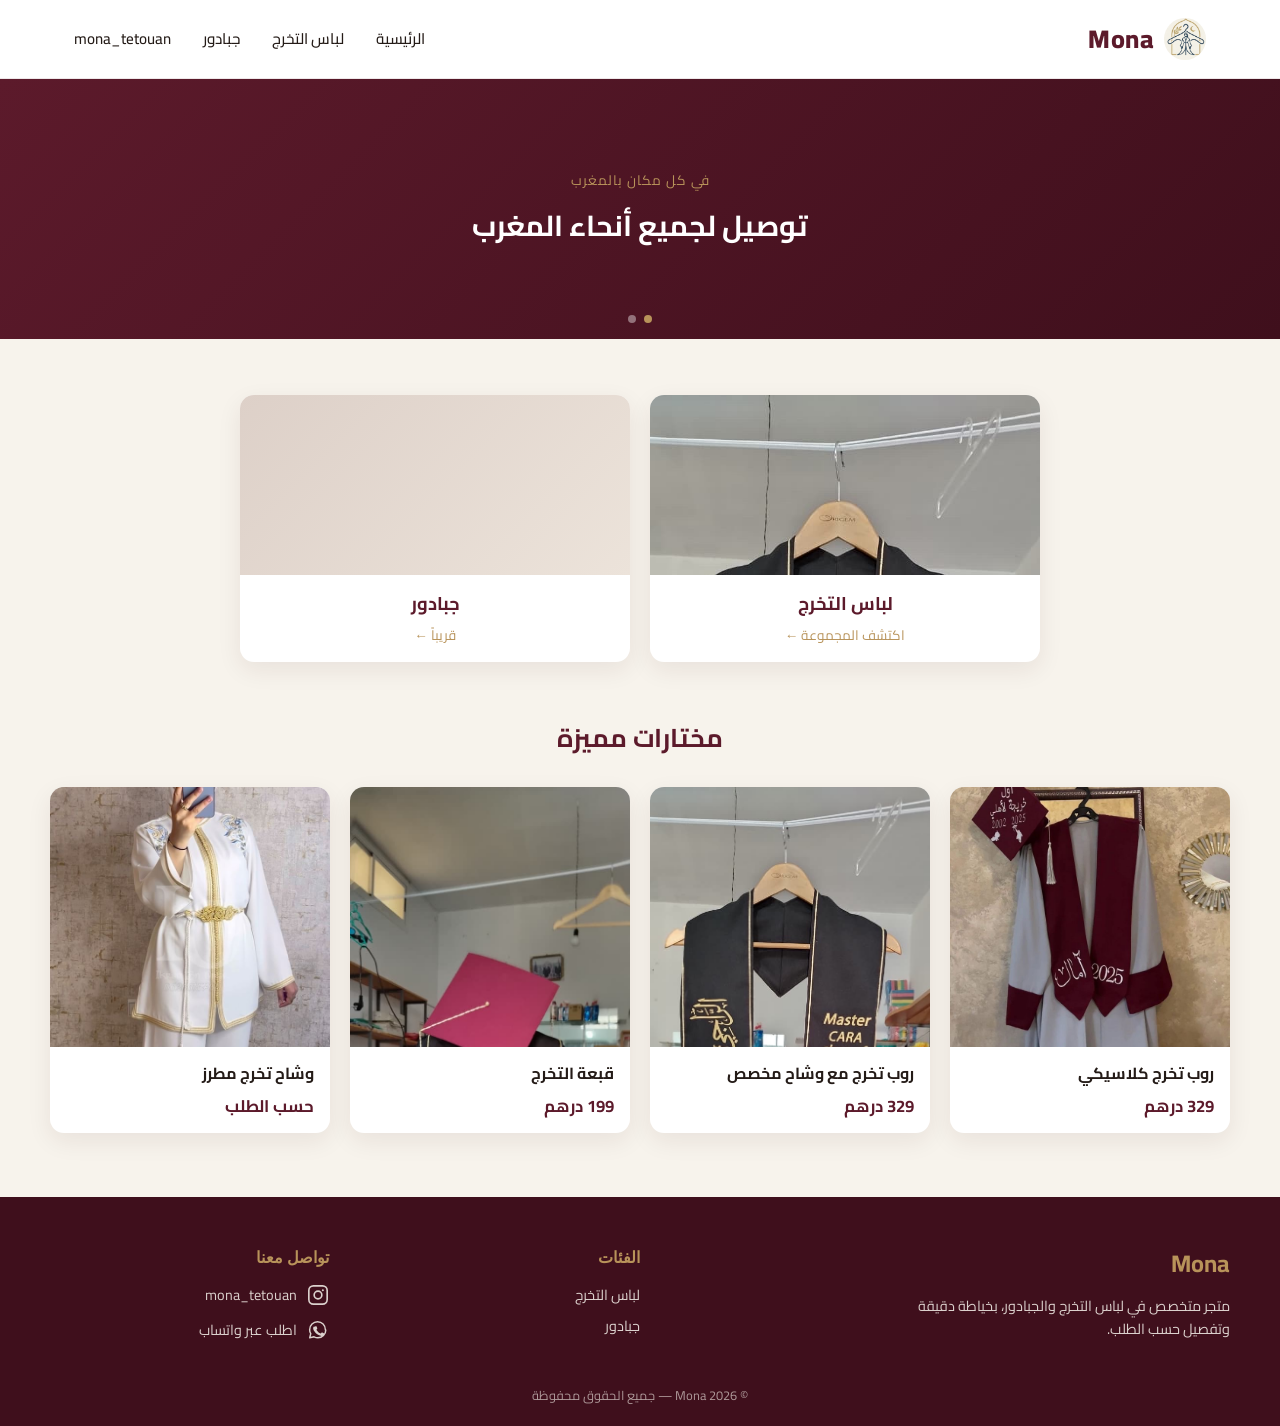
<file: index.html>
<!DOCTYPE html>
<html lang="ar" dir="rtl">
<head>
<meta charset="UTF-8">
<meta name="viewport" content="width=device-width, initial-scale=1.0">
<title>Mona | لباس التخرج والجبادور</title>
<meta name="description" content="Mona - متجر متخصص في لباس التخرج والجبادور المغربي. توصيل لجميع أنحاء المغرب.">
<link rel="preconnect" href="https://fonts.googleapis.com">
<link rel="preconnect" href="https://fonts.gstatic.com" crossorigin>
<link href="https://fonts.googleapis.com/css2?family=Cairo:wght@400;600;700;800&display=swap" rel="stylesheet">
<link rel="stylesheet" href="style.css?v=2">
</head>
<body>

<header class="site-header">
  <div class="header-inner">
    <a href="index.html" class="logo"><img src="images/logo.jpeg" alt="Mona" class="logo-img"><span>Mona</span></a>
    <nav class="main-nav">
      <a href="index.html">الرئيسية</a>
      <a href="category-graduation.html">لباس التخرج</a>
      <a href="category-jabador.html">جبادور</a>
      <a href="#contact">mona_tetouan</a>
    </nav>
    <button class="nav-toggle" id="navToggle" aria-label="القائمة">
      <span></span><span></span><span></span>
    </button>
  </div>
</header>

<main>
  <!-- Hero: sliding cards -->
  <section class="hero-slider" aria-label="إعلانات المتجر">
    <div class="slider-track" id="sliderTrack">
      <div class="slide slide-a">
        <p class="slide-eyebrow">في كل مكان بالمغرب</p>
        <h2>توصيل لجميع أنحاء المغرب</h2>
      </div>
      <div class="slide slide-b">
        <p class="slide-eyebrow">عرض خاص بالمجموعات</p>
        <h2>خصم 10% على لباس التخرج للمجموعات</h2>
      </div>
    </div>
    <div class="slider-dots" id="sliderDots"></div>
  </section>

  <!-- Categories -->
  <section class="categories">
    <h2 class="section-title">  </h2>
    <div class="category-grid">
      <a href="category-graduation.html" class="category-card">
        <div class="category-img" style="background-image:url('images/robe-master-cara.jpeg')"></div>
        <div class="category-label">
          <h3>لباس التخرج</h3>
          <span>اكتشف المجموعة ←</span>
        </div>
      </a>
      <a href="category-jabador.html" class="category-card">
        <div class="category-img category-img--soon"></div>
        <div class="category-label">
          <h3>جبادور</h3>
          <span>قريباً ←</span>
        </div>
      </a>
    </div>
  </section>

  <!-- Featured products -->
  <section class="featured">
    <h2 class="section-title">مختارات مميزة</h2>
    <div class="product-grid">

      <a href="product-robe-amal.html" class="product-card">
        <div class="product-img" style="background-image:url('images/robe-amal.jpeg')"></div>
        <div class="product-info">
          <h3>روب تخرج كلاسيكي</h3>
          <p class="price">329 درهم</p>
        </div>
      </a>

      <a href="product-robe-master.html" class="product-card">
        <div class="product-img" style="background-image:url('images/robe-master-cara.jpeg')"></div>
        <div class="product-info">
          <h3>روب تخرج مع وشاح مخصص</h3>
          <p class="price">329 درهم</p>
        </div>
      </a>

      <a href="product-cap.html" class="product-card">
        <div class="product-img" style="background-image:url('images/hat-sokaina.jpeg')"></div>
        <div class="product-info">
          <h3>قبعة التخرج</h3>
          <p class="price">199 درهم</p>
        </div>
      </a>

      <a href="product-stole.html" class="product-card">
        <div class="product-img" style="background-image:url('images/stole-master-cara.jpeg')"></div>
        <div class="product-info">
          <h3>وشاح تخرج مطرز</h3>
          <p class="price">حسب الطلب</p>
        </div>
      </a>

    </div>
  </section>
</main>

<footer id="contact" class="site-footer">
  <div class="footer-inner">
    <div class="footer-brand">
      <h3>Mona</h3>
      <p>متجر متخصص في لباس التخرج والجبادور، بخياطة دقيقة وتفصيل حسب الطلب.</p>
    </div>
    <div class="footer-links">
      <h4>الفئات</h4>
      <a href="category-graduation.html">لباس التخرج</a>
      <a href="category-jabador.html">جبادور</a>
    </div>
    <div class="footer-contact">
      <h4>تواصل معنا</h4>
      <div class="social-icons">
        <a href="https://instagram.com/mona_tetouan" target="_blank" rel="noopener" aria-label="Instagram" class="social-icon">
          <svg viewBox="0 0 24 24" fill="none" xmlns="http://www.w3.org/2000/svg"><rect x="2" y="2" width="20" height="20" rx="5" stroke="currentColor" stroke-width="1.8"/><circle cx="12" cy="12" r="4.2" stroke="currentColor" stroke-width="1.8"/><circle cx="17.3" cy="6.7" r="1.1" fill="currentColor"/></svg>
          <span>mona_tetouan</span>
        </a>
        <a href="https://api.whatsapp.com/send?phone=212600655645&text=مرحباً Mona، أعجبتني منتجاتكم وأود معرفة التفاصيل والأسعار 🌸" target="_blank" rel="noopener" aria-label="WhatsApp" class="social-icon">
          <svg viewBox="0 0 24 24" fill="none" xmlns="http://www.w3.org/2000/svg"><path d="M20.5 11.9c0 4.7-3.9 8.6-8.6 8.6-1.5 0-2.9-.4-4.2-1.1L3 20.5l1.1-4.5a8.5 8.5 0 0 1-1.2-4.4c0-4.7 3.9-8.6 8.6-8.6s8.6 3.7 8.6 8.9z" stroke="currentColor" stroke-width="1.6" stroke-linecap="round" stroke-linejoin="round"/><path d="M8.7 8.4c.2-.5.5-.5.7-.5h.5c.2 0 .4 0 .6.4.2.5.7 1.6.7 1.8.1.1.1.3 0 .4-.1.2-.2.3-.3.4l-.4.5c-.1.1-.3.3-.1.6.2.3.8 1.3 1.8 2.1 1.2 1.1 2.2 1.4 2.5 1.6.3.1.5.1.6-.1l.7-.8c.2-.3.4-.2.7-.1l1.6.8c.2.1.4.2.4.4.1.2.1 1-.3 1.5-.3.6-1.5 1.1-2 1.1-.6 0-1.1.1-3.7-1-2.9-1.2-4.7-4.2-4.9-4.4-.1-.2-1.1-1.4-1.1-2.7 0-1.3.7-1.9.9-2.1z" fill="currentColor"/></svg>
          <span>اطلب عبر واتساب</span>
        </a>
      </div>
    </div>
  </div>
  <p class="footer-copy">© 2026 Mona — جميع الحقوق محفوظة</p>
</footer>

<script src="script.js"></script>
</body>
</html>
</file>
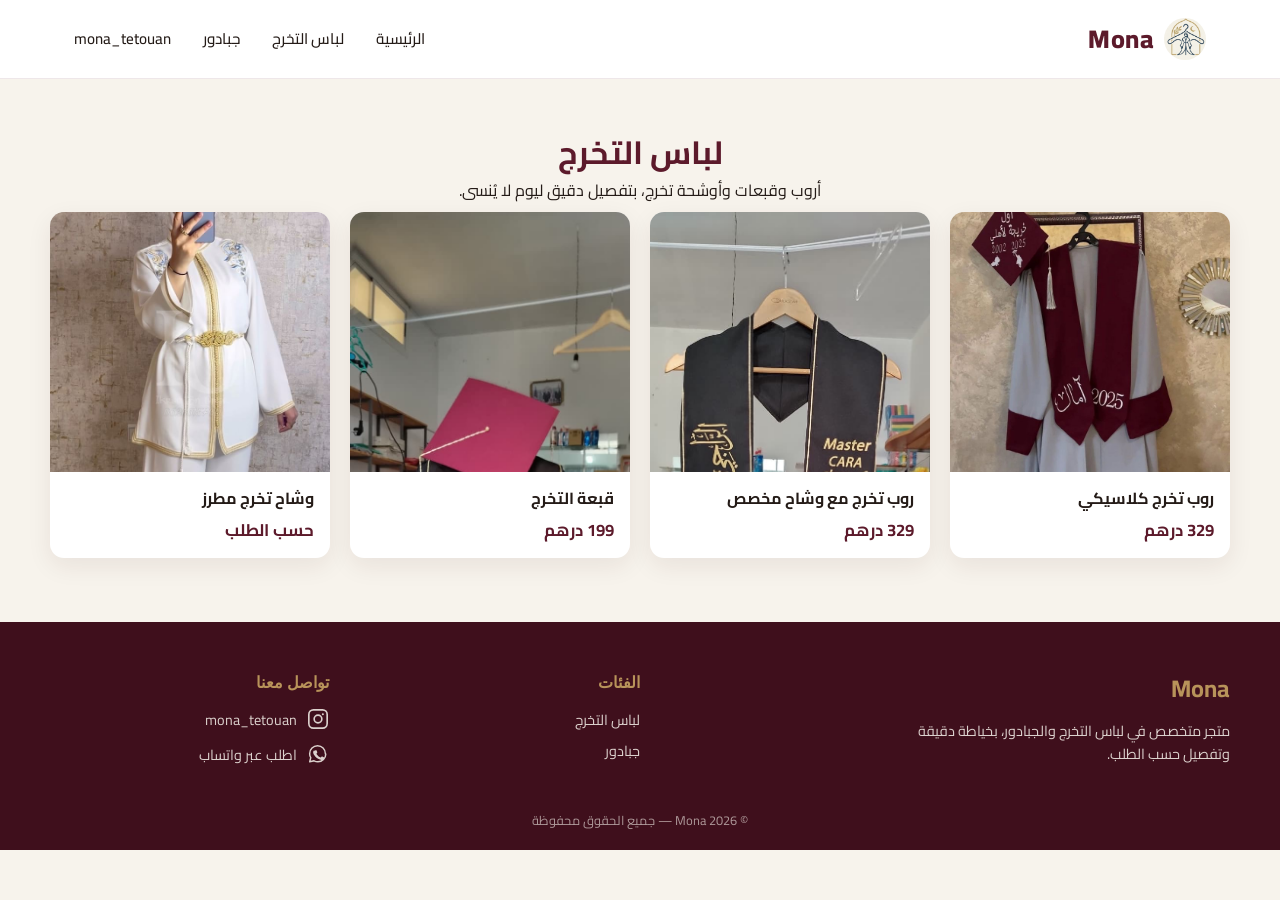
<file: category-graduation.html>
<!DOCTYPE html>
<html lang="ar" dir="rtl">
<head>
<meta charset="UTF-8">
<meta name="viewport" content="width=device-width, initial-scale=1.0">
<title>لباس التخرج | Mona</title>
<link rel="preconnect" href="https://fonts.googleapis.com">
<link rel="preconnect" href="https://fonts.gstatic.com" crossorigin>
<link href="https://fonts.googleapis.com/css2?family=Cairo:wght@400;600;700;800&display=swap" rel="stylesheet">
<link rel="stylesheet" href="style.css?v=2">
</head>
<body>

<header class="site-header">
  <div class="header-inner">
    <a href="index.html" class="logo"><img src="images/logo.jpeg" alt="Mona" class="logo-img"><span>Mona</span></a>
    <nav class="main-nav">
      <a href="index.html">الرئيسية</a>
      <a href="category-graduation.html">لباس التخرج</a>
      <a href="category-jabador.html">جبادور</a>
      <a href="index.html#contact">mona_tetouan</a>
    </nav>
    <button class="nav-toggle" id="navToggle" aria-label="القائمة">
      <span></span><span></span><span></span>
    </button>
  </div>
</header>

<main>
  <div class="category-page-header">
    <h1>لباس التخرج</h1>
    <p>أروب وقبعات وأوشحة تخرج، بتفصيل دقيق ليوم لا يُنسى.</p>
  </div>

  <section class="featured">
    <div class="product-grid">

      <a href="product-robe-amal.html" class="product-card">
        <div class="product-img" style="background-image:url('images/robe-amal.jpeg')"></div>
        <div class="product-info">
          <h3>روب تخرج كلاسيكي</h3>
          <p class="price">329 درهم</p>
        </div>
      </a>

      <a href="product-robe-master.html" class="product-card">
        <div class="product-img" style="background-image:url('images/robe-master-cara.jpeg')"></div>
        <div class="product-info">
          <h3>روب تخرج مع وشاح مخصص</h3>
          <p class="price">329 درهم</p>
        </div>
      </a>

      <a href="product-cap.html" class="product-card">
        <div class="product-img" style="background-image:url('images/hat-sokaina.jpeg')"></div>
        <div class="product-info">
          <h3>قبعة التخرج</h3>
          <p class="price">199 درهم</p>
        </div>
      </a>

      <a href="product-stole.html" class="product-card">
        <div class="product-img" style="background-image:url('images/stole-master-cara.jpeg')"></div>
        <div class="product-info">
          <h3>وشاح تخرج مطرز</h3>
          <p class="price">حسب الطلب</p>
        </div>
      </a>

    </div>
  </section>
</main>

<footer id="contact" class="site-footer">
  <div class="footer-inner">
    <div class="footer-brand">
      <h3>Mona</h3>
      <p>متجر متخصص في لباس التخرج والجبادور، بخياطة دقيقة وتفصيل حسب الطلب.</p>
    </div>
    <div class="footer-links">
      <h4>الفئات</h4>
      <a href="category-graduation.html">لباس التخرج</a>
      <a href="category-jabador.html">جبادور</a>
    </div>
    <div class="footer-contact">
      <h4>تواصل معنا</h4>
      <div class="social-icons">
        <a href="https://instagram.com/mona_tetouan" target="_blank" rel="noopener" aria-label="Instagram" class="social-icon">
          <svg viewBox="0 0 24 24" fill="none" xmlns="http://www.w3.org/2000/svg"><rect x="2" y="2" width="20" height="20" rx="5" stroke="currentColor" stroke-width="1.8"/><circle cx="12" cy="12" r="4.2" stroke="currentColor" stroke-width="1.8"/><circle cx="17.3" cy="6.7" r="1.1" fill="currentColor"/></svg>
          <span>mona_tetouan</span>
        </a>
        <a href="https://api.whatsapp.com/send?phone=212600655645&text=مرحباً Mona، أعجبتني منتجاتكم وأود معرفة التفاصيل والأسعار 🌸" target="_blank" rel="noopener" aria-label="WhatsApp" class="social-icon">
          <svg viewBox="0 0 24 24" fill="none" xmlns="http://www.w3.org/2000/svg"><path d="M20.5 11.9c0 4.7-3.9 8.6-8.6 8.6-1.5 0-2.9-.4-4.2-1.1L3 20.5l1.1-4.5a8.5 8.5 0 0 1-1.2-4.4c0-4.7 3.9-8.6 8.6-8.6s8.6 3.7 8.6 8.9z" stroke="currentColor" stroke-width="1.6" stroke-linecap="round" stroke-linejoin="round"/><path d="M8.7 8.4c.2-.5.5-.5.7-.5h.5c.2 0 .4 0 .6.4.2.5.7 1.6.7 1.8.1.1.1.3 0 .4-.1.2-.2.3-.3.4l-.4.5c-.1.1-.3.3-.1.6.2.3.8 1.3 1.8 2.1 1.2 1.1 2.2 1.4 2.5 1.6.3.1.5.1.6-.1l.7-.8c.2-.3.4-.2.7-.1l1.6.8c.2.1.4.2.4.4.1.2.1 1-.3 1.5-.3.6-1.5 1.1-2 1.1-.6 0-1.1.1-3.7-1-2.9-1.2-4.7-4.2-4.9-4.4-.1-.2-1.1-1.4-1.1-2.7 0-1.3.7-1.9.9-2.1z" fill="currentColor"/></svg>
          <span>اطلب عبر واتساب</span>
        </a>
      </div>
    </div>
  </div>
  <p class="footer-copy">© 2026 Mona — جميع الحقوق محفوظة</p>
</footer>

<script src="script.js"></script>
</body>
</html>
</file>
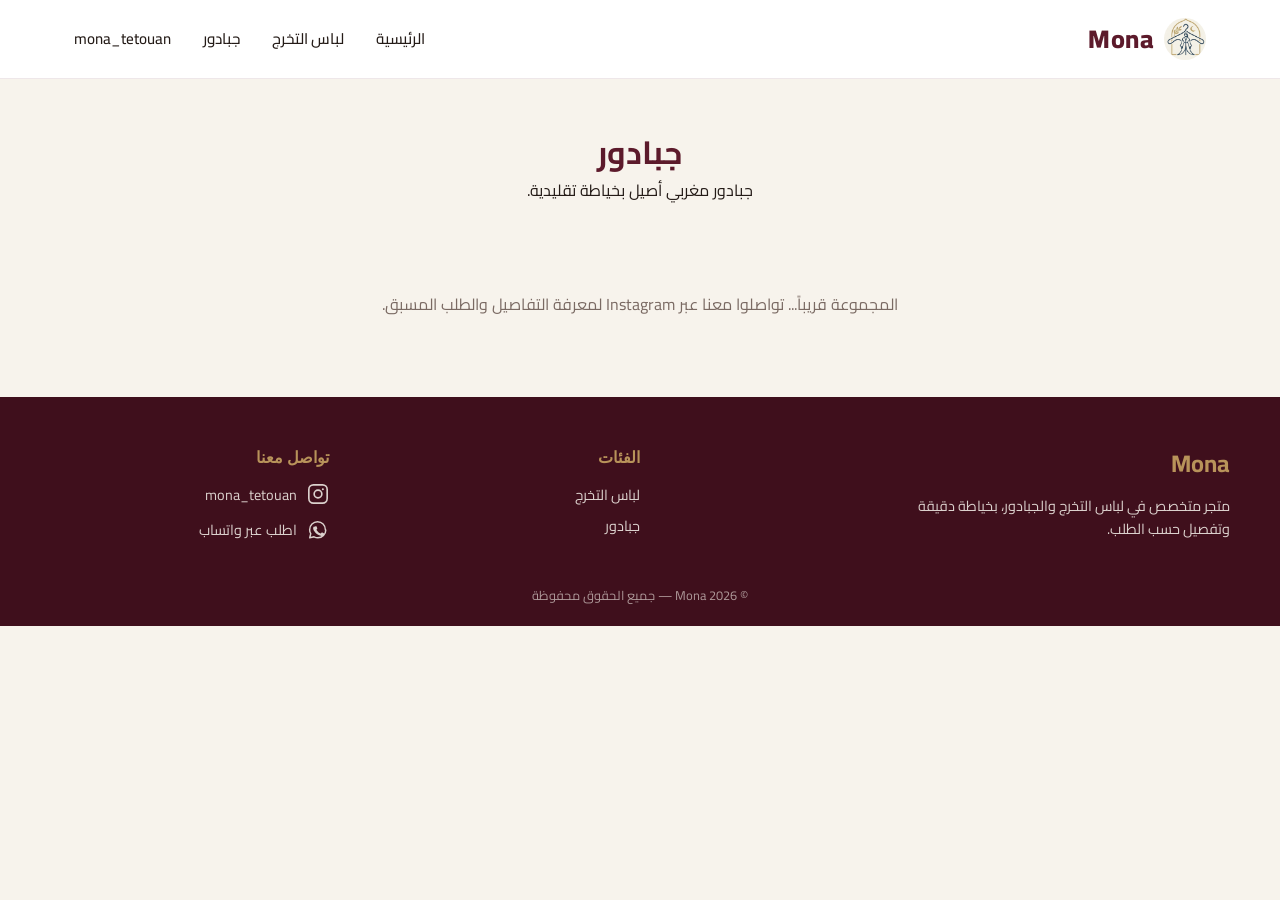
<file: category-jabador.html>
<!DOCTYPE html>
<html lang="ar" dir="rtl">
<head>
<meta charset="UTF-8">
<meta name="viewport" content="width=device-width, initial-scale=1.0">
<title>جبادور | Mona</title>
<link rel="preconnect" href="https://fonts.googleapis.com">
<link rel="preconnect" href="https://fonts.gstatic.com" crossorigin>
<link href="https://fonts.googleapis.com/css2?family=Cairo:wght@400;600;700;800&display=swap" rel="stylesheet">
<link rel="stylesheet" href="style.css?v=2">
</head>
<body>

<header class="site-header">
  <div class="header-inner">
    <a href="index.html" class="logo"><img src="images/logo.jpeg" alt="Mona" class="logo-img"><span>Mona</span></a>
    <nav class="main-nav">
      <a href="index.html">الرئيسية</a>
      <a href="category-graduation.html">لباس التخرج</a>
      <a href="category-jabador.html">جبادور</a>
      <a href="index.html#contact">mona_tetouan</a>
    </nav>
    <button class="nav-toggle" id="navToggle" aria-label="القائمة">
      <span></span><span></span><span></span>
    </button>
  </div>
</header>

<main>
  <div class="category-page-header">
    <h1>جبادور</h1>
    <p>جبادور مغربي أصيل بخياطة تقليدية.</p>
  </div>

  <div class="empty-category">
    <p>المجموعة قريباً... تواصلوا معنا عبر Instagram لمعرفة التفاصيل والطلب المسبق.</p>
  </div>
</main>

<footer id="contact" class="site-footer">
  <div class="footer-inner">
    <div class="footer-brand">
      <h3>Mona</h3>
      <p>متجر متخصص في لباس التخرج والجبادور، بخياطة دقيقة وتفصيل حسب الطلب.</p>
    </div>
    <div class="footer-links">
      <h4>الفئات</h4>
      <a href="category-graduation.html">لباس التخرج</a>
      <a href="category-jabador.html">جبادور</a>
    </div>
    <div class="footer-contact">
      <h4>تواصل معنا</h4>
      <div class="social-icons">
        <a href="https://instagram.com/mona_tetouan" target="_blank" rel="noopener" aria-label="Instagram" class="social-icon">
          <svg viewBox="0 0 24 24" fill="none" xmlns="http://www.w3.org/2000/svg"><rect x="2" y="2" width="20" height="20" rx="5" stroke="currentColor" stroke-width="1.8"/><circle cx="12" cy="12" r="4.2" stroke="currentColor" stroke-width="1.8"/><circle cx="17.3" cy="6.7" r="1.1" fill="currentColor"/></svg>
          <span>mona_tetouan</span>
        </a>
        <a href="https://api.whatsapp.com/send?phone=212600655645&text=مرحباً Mona، أعجبتني منتجاتكم وأود معرفة التفاصيل والأسعار 🌸" target="_blank" rel="noopener" aria-label="WhatsApp" class="social-icon">
          <svg viewBox="0 0 24 24" fill="none" xmlns="http://www.w3.org/2000/svg"><path d="M20.5 11.9c0 4.7-3.9 8.6-8.6 8.6-1.5 0-2.9-.4-4.2-1.1L3 20.5l1.1-4.5a8.5 8.5 0 0 1-1.2-4.4c0-4.7 3.9-8.6 8.6-8.6s8.6 3.7 8.6 8.9z" stroke="currentColor" stroke-width="1.6" stroke-linecap="round" stroke-linejoin="round"/><path d="M8.7 8.4c.2-.5.5-.5.7-.5h.5c.2 0 .4 0 .6.4.2.5.7 1.6.7 1.8.1.1.1.3 0 .4-.1.2-.2.3-.3.4l-.4.5c-.1.1-.3.3-.1.6.2.3.8 1.3 1.8 2.1 1.2 1.1 2.2 1.4 2.5 1.6.3.1.5.1.6-.1l.7-.8c.2-.3.4-.2.7-.1l1.6.8c.2.1.4.2.4.4.1.2.1 1-.3 1.5-.3.6-1.5 1.1-2 1.1-.6 0-1.1.1-3.7-1-2.9-1.2-4.7-4.2-4.9-4.4-.1-.2-1.1-1.4-1.1-2.7 0-1.3.7-1.9.9-2.1z" fill="currentColor"/></svg>
          <span>اطلب عبر واتساب</span>
        </a>
      </div>
    </div>
  </div>
  <p class="footer-copy">© 2026 Mona — جميع الحقوق محفوظة</p>
</footer>

<script src="script.js"></script>
</body>
</html>
</file>
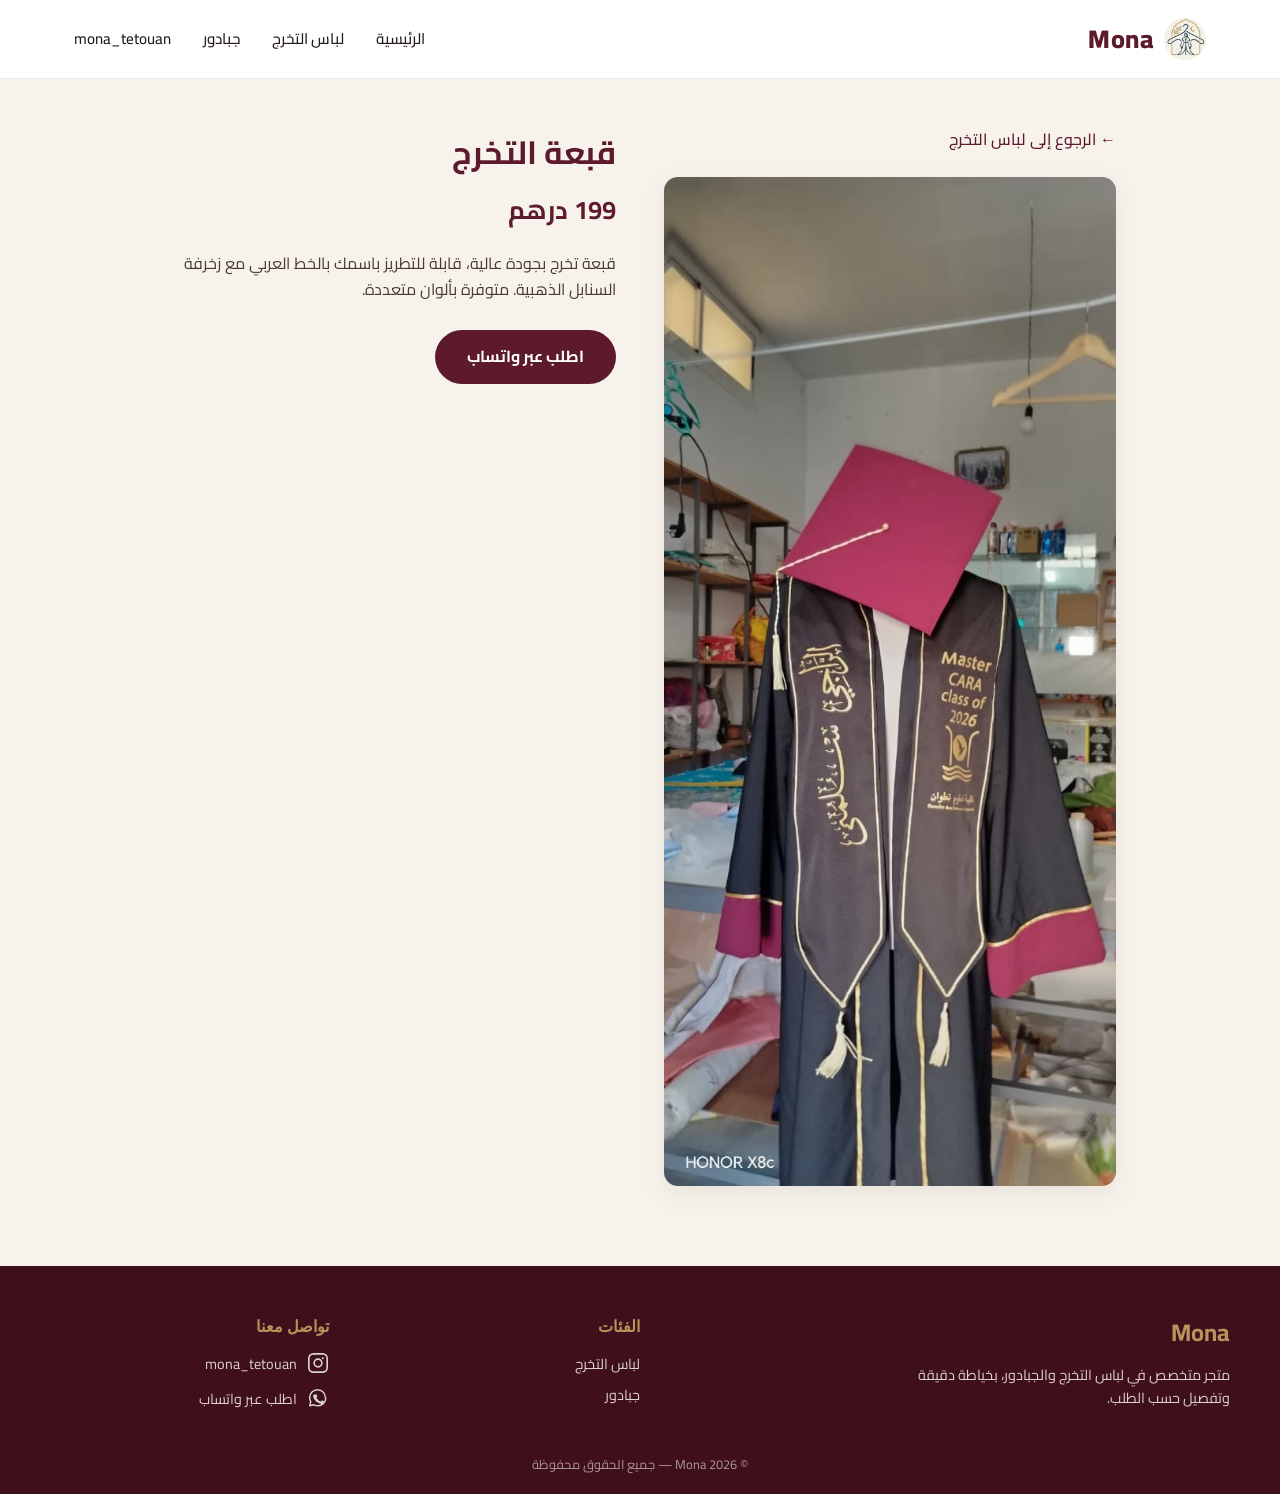
<file: product-cap.html>
<!DOCTYPE html>
<html lang="ar" dir="rtl">
<head>
<meta charset="UTF-8">
<meta name="viewport" content="width=device-width, initial-scale=1.0">
<title>قبعة التخرج | Mona</title>
<link rel="preconnect" href="https://fonts.googleapis.com">
<link rel="preconnect" href="https://fonts.gstatic.com" crossorigin>
<link href="https://fonts.googleapis.com/css2?family=Cairo:wght@400;600;700;800&display=swap" rel="stylesheet">
<link rel="stylesheet" href="style.css?v=2">
</head>
<body>

<header class="site-header">
  <div class="header-inner">
    <a href="index.html" class="logo"><img src="images/logo.jpeg" alt="Mona" class="logo-img"><span>Mona</span></a>
    <nav class="main-nav">
      <a href="index.html">الرئيسية</a>
      <a href="category-graduation.html">لباس التخرج</a>
      <a href="category-jabador.html">جبادور</a>
      <a href="index.html#contact">mona_tetouan</a>
    </nav>
    <button class="nav-toggle" id="navToggle" aria-label="القائمة">
      <span></span><span></span><span></span>
    </button>
  </div>
</header>

<main>
  <div class="product-detail">
    <div>
      <a href="category-graduation.html" class="back-link">← الرجوع إلى لباس التخرج</a>
      <div class="product-detail-img">
        <img src="images/hat-sokaina.jpeg" alt="قبعة تخرج عنابية مطرزة باسم سكينة">
      </div>
    </div>
    <div class="product-detail-info">
      <h1>قبعة التخرج</h1>
      <span class="price">199 درهم</span>
      <p class="desc">قبعة تخرج بجودة عالية، قابلة للتطريز باسمك بالخط العربي مع زخرفة السنابل الذهبية. متوفرة بألوان متعددة.</p>
      <a href="https://api.whatsapp.com/send?phone=212600655645&text=مرحباً، أود طلب قبعة التخرج%0Aرابط المنتج: https://fbprojectst.github.io/Mona-site/product-cap.html" target="_blank" rel="noopener" class="btn-order">اطلب عبر واتساب</a>
    </div>
  </div>
</main>

<footer id="contact" class="site-footer">
  <div class="footer-inner">
    <div class="footer-brand">
      <h3>Mona</h3>
      <p>متجر متخصص في لباس التخرج والجبادور، بخياطة دقيقة وتفصيل حسب الطلب.</p>
    </div>
    <div class="footer-links">
      <h4>الفئات</h4>
      <a href="category-graduation.html">لباس التخرج</a>
      <a href="category-jabador.html">جبادور</a>
    </div>
    <div class="footer-contact">
      <h4>تواصل معنا</h4>
      <div class="social-icons">
        <a href="https://instagram.com/mona_tetouan" target="_blank" rel="noopener" aria-label="Instagram" class="social-icon">
          <svg viewBox="0 0 24 24" fill="none" xmlns="http://www.w3.org/2000/svg"><rect x="2" y="2" width="20" height="20" rx="5" stroke="currentColor" stroke-width="1.8"/><circle cx="12" cy="12" r="4.2" stroke="currentColor" stroke-width="1.8"/><circle cx="17.3" cy="6.7" r="1.1" fill="currentColor"/></svg>
          <span>mona_tetouan</span>
        </a>
        <a href="https://api.whatsapp.com/send?phone=212600655645&text=مرحباً Mona، أعجبتني منتجاتكم وأود معرفة التفاصيل والأسعار 🌸" target="_blank" rel="noopener" aria-label="WhatsApp" class="social-icon">
          <svg viewBox="0 0 24 24" fill="none" xmlns="http://www.w3.org/2000/svg"><path d="M20.5 11.9c0 4.7-3.9 8.6-8.6 8.6-1.5 0-2.9-.4-4.2-1.1L3 20.5l1.1-4.5a8.5 8.5 0 0 1-1.2-4.4c0-4.7 3.9-8.6 8.6-8.6s8.6 3.7 8.6 8.9z" stroke="currentColor" stroke-width="1.6" stroke-linecap="round" stroke-linejoin="round"/><path d="M8.7 8.4c.2-.5.5-.5.7-.5h.5c.2 0 .4 0 .6.4.2.5.7 1.6.7 1.8.1.1.1.3 0 .4-.1.2-.2.3-.3.4l-.4.5c-.1.1-.3.3-.1.6.2.3.8 1.3 1.8 2.1 1.2 1.1 2.2 1.4 2.5 1.6.3.1.5.1.6-.1l.7-.8c.2-.3.4-.2.7-.1l1.6.8c.2.1.4.2.4.4.1.2.1 1-.3 1.5-.3.6-1.5 1.1-2 1.1-.6 0-1.1.1-3.7-1-2.9-1.2-4.7-4.2-4.9-4.4-.1-.2-1.1-1.4-1.1-2.7 0-1.3.7-1.9.9-2.1z" fill="currentColor"/></svg>
          <span>اطلب عبر واتساب</span>
        </a>
      </div>
    </div>
  </div>
  <p class="footer-copy">© 2026 Mona — جميع الحقوق محفوظة</p>
</footer>

<script src="script.js"></script>
</body>
</html>
</file>
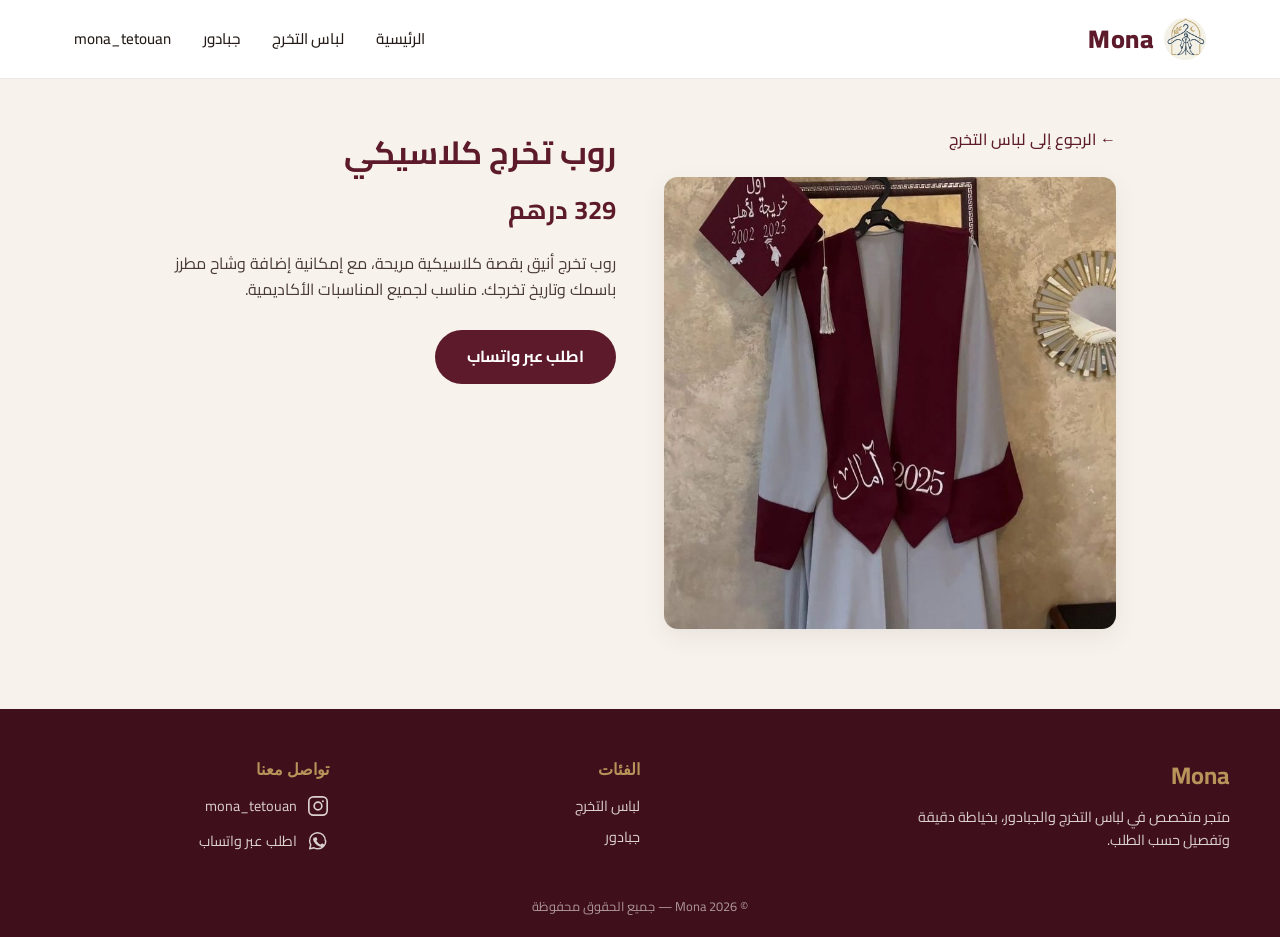
<file: product-robe-amal.html>
<!DOCTYPE html>
<html lang="ar" dir="rtl">
<head>
<meta charset="UTF-8">
<meta name="viewport" content="width=device-width, initial-scale=1.0">
<title>روب تخرج كلاسيكي | Mona</title>
<link rel="preconnect" href="https://fonts.googleapis.com">
<link rel="preconnect" href="https://fonts.gstatic.com" crossorigin>
<link href="https://fonts.googleapis.com/css2?family=Cairo:wght@400;600;700;800&display=swap" rel="stylesheet">
<link rel="stylesheet" href="style.css?v=2">
</head>
<body>

<header class="site-header">
  <div class="header-inner">
    <a href="index.html" class="logo"><img src="images/logo.jpeg" alt="Mona" class="logo-img"><span>Mona</span></a>
    <nav class="main-nav">
      <a href="index.html">الرئيسية</a>
      <a href="category-graduation.html">لباس التخرج</a>
      <a href="category-jabador.html">جبادور</a>
      <a href="index.html#contact">mona_tetouan</a>
    </nav>
    <button class="nav-toggle" id="navToggle" aria-label="القائمة">
      <span></span><span></span><span></span>
    </button>
  </div>
</header>

<main>
  <div class="product-detail">
    <div>
      <a href="category-graduation.html" class="back-link">← الرجوع إلى لباس التخرج</a>
      <div class="product-detail-img">
        <img src="images/robe-amal.jpeg" alt="روب تخرج كلاسيكي رمادي مع وشاح كستنائي">
      </div>
    </div>
    <div class="product-detail-info">
      <h1>روب تخرج كلاسيكي</h1>
      <span class="price">329 درهم</span>
      <p class="desc">روب تخرج أنيق بقصة كلاسيكية مريحة، مع إمكانية إضافة وشاح مطرز باسمك وتاريخ تخرجك. مناسب لجميع المناسبات الأكاديمية.</p>
      <a href="https://api.whatsapp.com/send?phone=212600655645&text=مرحباً، أود طلب روب التخرج الكلاسيكي%0Aرابط المنتج: https://fbprojectst.github.io/Mona-site/product-robe-amal.html" target="_blank" rel="noopener" class="btn-order">اطلب عبر واتساب</a>
    </div>
  </div>
</main>

<footer id="contact" class="site-footer">
  <div class="footer-inner">
    <div class="footer-brand">
      <h3>Mona</h3>
      <p>متجر متخصص في لباس التخرج والجبادور، بخياطة دقيقة وتفصيل حسب الطلب.</p>
    </div>
    <div class="footer-links">
      <h4>الفئات</h4>
      <a href="category-graduation.html">لباس التخرج</a>
      <a href="category-jabador.html">جبادور</a>
    </div>
    <div class="footer-contact">
      <h4>تواصل معنا</h4>
      <div class="social-icons">
        <a href="https://instagram.com/mona_tetouan" target="_blank" rel="noopener" aria-label="Instagram" class="social-icon">
          <svg viewBox="0 0 24 24" fill="none" xmlns="http://www.w3.org/2000/svg"><rect x="2" y="2" width="20" height="20" rx="5" stroke="currentColor" stroke-width="1.8"/><circle cx="12" cy="12" r="4.2" stroke="currentColor" stroke-width="1.8"/><circle cx="17.3" cy="6.7" r="1.1" fill="currentColor"/></svg>
          <span>mona_tetouan</span>
        </a>
        <a href="https://api.whatsapp.com/send?phone=212600655645&text=مرحباً Mona، أعجبتني منتجاتكم وأود معرفة التفاصيل والأسعار 🌸" target="_blank" rel="noopener" aria-label="WhatsApp" class="social-icon">
          <svg viewBox="0 0 24 24" fill="none" xmlns="http://www.w3.org/2000/svg"><path d="M20.5 11.9c0 4.7-3.9 8.6-8.6 8.6-1.5 0-2.9-.4-4.2-1.1L3 20.5l1.1-4.5a8.5 8.5 0 0 1-1.2-4.4c0-4.7 3.9-8.6 8.6-8.6s8.6 3.7 8.6 8.9z" stroke="currentColor" stroke-width="1.6" stroke-linecap="round" stroke-linejoin="round"/><path d="M8.7 8.4c.2-.5.5-.5.7-.5h.5c.2 0 .4 0 .6.4.2.5.7 1.6.7 1.8.1.1.1.3 0 .4-.1.2-.2.3-.3.4l-.4.5c-.1.1-.3.3-.1.6.2.3.8 1.3 1.8 2.1 1.2 1.1 2.2 1.4 2.5 1.6.3.1.5.1.6-.1l.7-.8c.2-.3.4-.2.7-.1l1.6.8c.2.1.4.2.4.4.1.2.1 1-.3 1.5-.3.6-1.5 1.1-2 1.1-.6 0-1.1.1-3.7-1-2.9-1.2-4.7-4.2-4.9-4.4-.1-.2-1.1-1.4-1.1-2.7 0-1.3.7-1.9.9-2.1z" fill="currentColor"/></svg>
          <span>اطلب عبر واتساب</span>
        </a>
      </div>
    </div>
  </div>
  <p class="footer-copy">© 2026 Mona — جميع الحقوق محفوظة</p>
</footer>

<script src="script.js"></script>
</body>
</html>
</file>
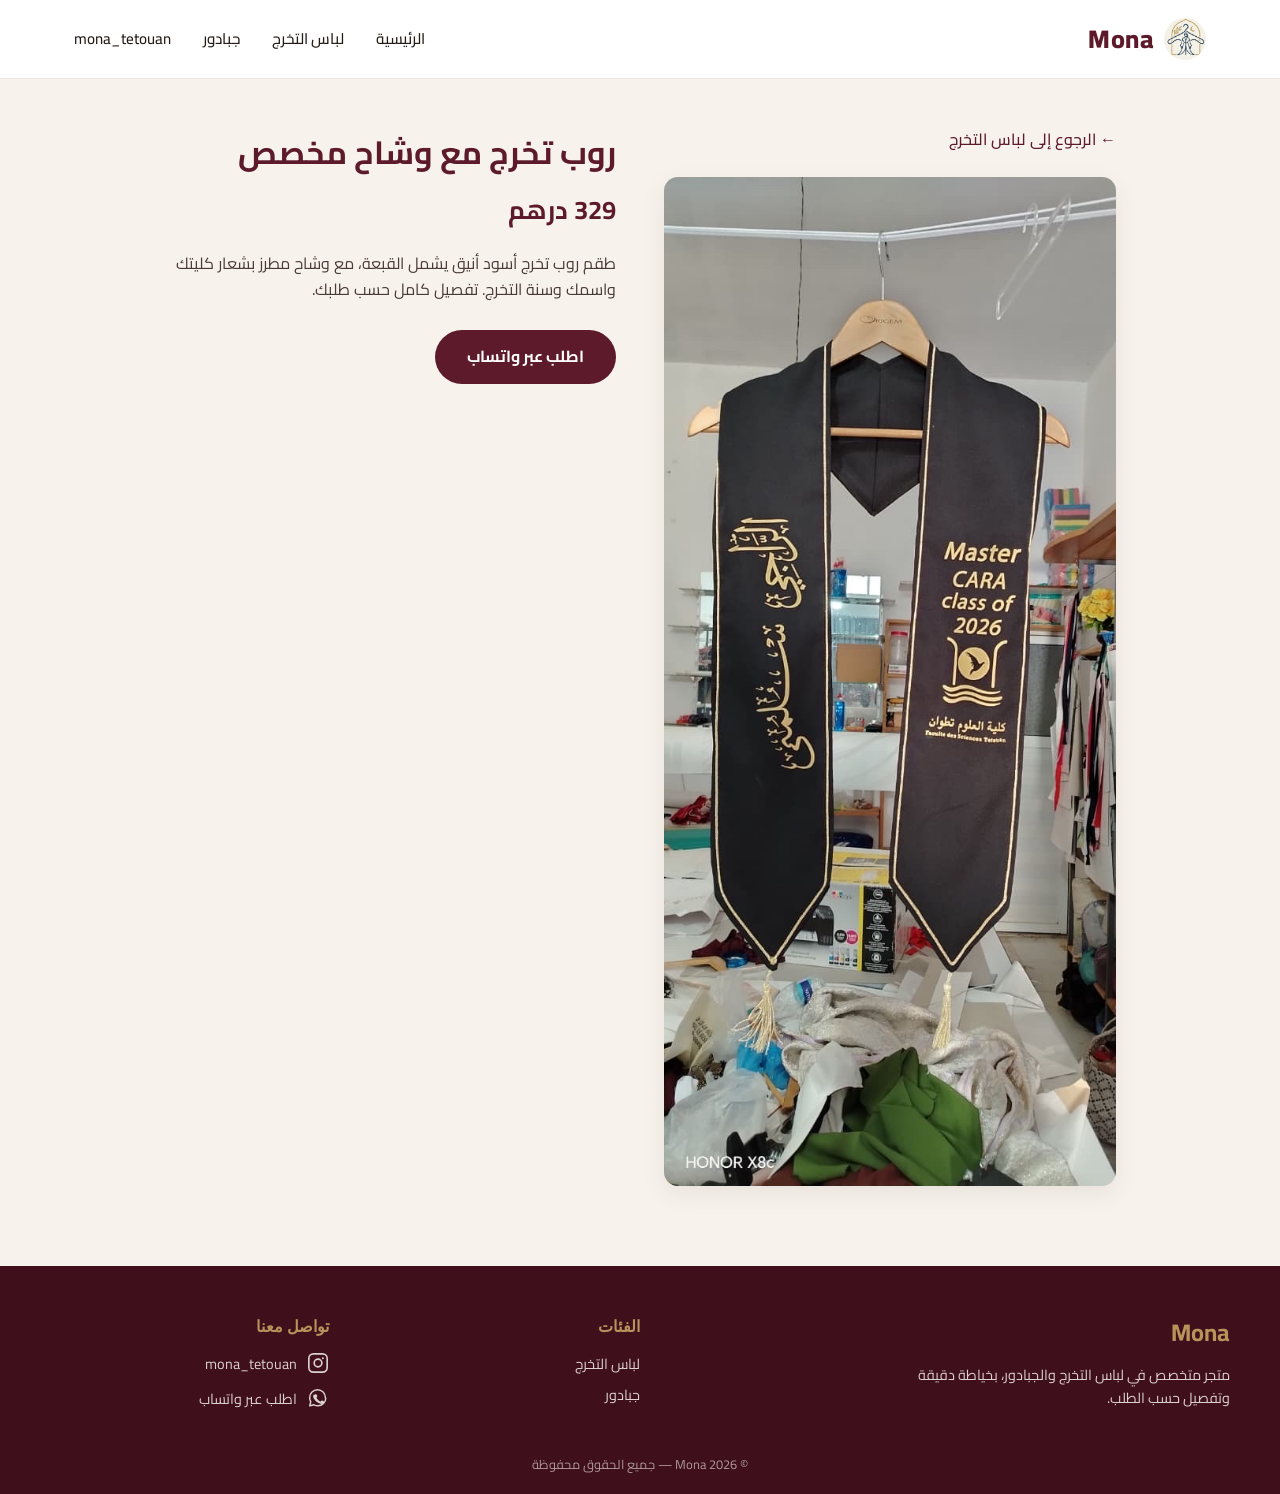
<file: product-robe-master.html>
<!DOCTYPE html>
<html lang="ar" dir="rtl">
<head>
<meta charset="UTF-8">
<meta name="viewport" content="width=device-width, initial-scale=1.0">
<title>روب تخرج مع وشاح مخصص | Mona</title>
<link rel="preconnect" href="https://fonts.googleapis.com">
<link rel="preconnect" href="https://fonts.gstatic.com" crossorigin>
<link href="https://fonts.googleapis.com/css2?family=Cairo:wght@400;600;700;800&display=swap" rel="stylesheet">
<link rel="stylesheet" href="style.css?v=2">
</head>
<body>

<header class="site-header">
  <div class="header-inner">
    <a href="index.html" class="logo"><img src="images/logo.jpeg" alt="Mona" class="logo-img"><span>Mona</span></a>
    <nav class="main-nav">
      <a href="index.html">الرئيسية</a>
      <a href="category-graduation.html">لباس التخرج</a>
      <a href="category-jabador.html">جبادور</a>
      <a href="index.html#contact">mona_tetouan</a>
    </nav>
    <button class="nav-toggle" id="navToggle" aria-label="القائمة">
      <span></span><span></span><span></span>
    </button>
  </div>
</header>

<main>
  <div class="product-detail">
    <div>
      <a href="category-graduation.html" class="back-link">← الرجوع إلى لباس التخرج</a>
      <div class="product-detail-img">
        <img src="images/robe-master-cara.jpeg" alt="روب تخرج أسود مع قبعة وردية ووشاح مخصص">
      </div>
    </div>
    <div class="product-detail-info">
      <h1>روب تخرج مع وشاح مخصص</h1>
      <span class="price">329 درهم</span>
      <p class="desc">طقم روب تخرج أسود أنيق يشمل القبعة، مع وشاح مطرز بشعار كليتك واسمك وسنة التخرج. تفصيل كامل حسب طلبك.</p>
      <a href="https://api.whatsapp.com/send?phone=212600655645&text=مرحباً، أود طلب روب التخرج مع وشاح مخصص%0Aرابط المنتج: https://fbprojectst.github.io/Mona-site/product-robe-master.html" target="_blank" rel="noopener" class="btn-order">اطلب عبر واتساب</a>
    </div>
  </div>
</main>

<footer id="contact" class="site-footer">
  <div class="footer-inner">
    <div class="footer-brand">
      <h3>Mona</h3>
      <p>متجر متخصص في لباس التخرج والجبادور، بخياطة دقيقة وتفصيل حسب الطلب.</p>
    </div>
    <div class="footer-links">
      <h4>الفئات</h4>
      <a href="category-graduation.html">لباس التخرج</a>
      <a href="category-jabador.html">جبادور</a>
    </div>
    <div class="footer-contact">
      <h4>تواصل معنا</h4>
      <div class="social-icons">
        <a href="https://instagram.com/mona_tetouan" target="_blank" rel="noopener" aria-label="Instagram" class="social-icon">
          <svg viewBox="0 0 24 24" fill="none" xmlns="http://www.w3.org/2000/svg"><rect x="2" y="2" width="20" height="20" rx="5" stroke="currentColor" stroke-width="1.8"/><circle cx="12" cy="12" r="4.2" stroke="currentColor" stroke-width="1.8"/><circle cx="17.3" cy="6.7" r="1.1" fill="currentColor"/></svg>
          <span>mona_tetouan</span>
        </a>
        <a href="https://api.whatsapp.com/send?phone=212600655645&text=مرحباً Mona، أعجبتني منتجاتكم وأود معرفة التفاصيل والأسعار 🌸" target="_blank" rel="noopener" aria-label="WhatsApp" class="social-icon">
          <svg viewBox="0 0 24 24" fill="none" xmlns="http://www.w3.org/2000/svg"><path d="M20.5 11.9c0 4.7-3.9 8.6-8.6 8.6-1.5 0-2.9-.4-4.2-1.1L3 20.5l1.1-4.5a8.5 8.5 0 0 1-1.2-4.4c0-4.7 3.9-8.6 8.6-8.6s8.6 3.7 8.6 8.9z" stroke="currentColor" stroke-width="1.6" stroke-linecap="round" stroke-linejoin="round"/><path d="M8.7 8.4c.2-.5.5-.5.7-.5h.5c.2 0 .4 0 .6.4.2.5.7 1.6.7 1.8.1.1.1.3 0 .4-.1.2-.2.3-.3.4l-.4.5c-.1.1-.3.3-.1.6.2.3.8 1.3 1.8 2.1 1.2 1.1 2.2 1.4 2.5 1.6.3.1.5.1.6-.1l.7-.8c.2-.3.4-.2.7-.1l1.6.8c.2.1.4.2.4.4.1.2.1 1-.3 1.5-.3.6-1.5 1.1-2 1.1-.6 0-1.1.1-3.7-1-2.9-1.2-4.7-4.2-4.9-4.4-.1-.2-1.1-1.4-1.1-2.7 0-1.3.7-1.9.9-2.1z" fill="currentColor"/></svg>
          <span>اطلب عبر واتساب</span>
        </a>
      </div>
    </div>
  </div>
  <p class="footer-copy">© 2026 Mona — جميع الحقوق محفوظة</p>
</footer>

<script src="script.js"></script>
</body>
</html>
</file>
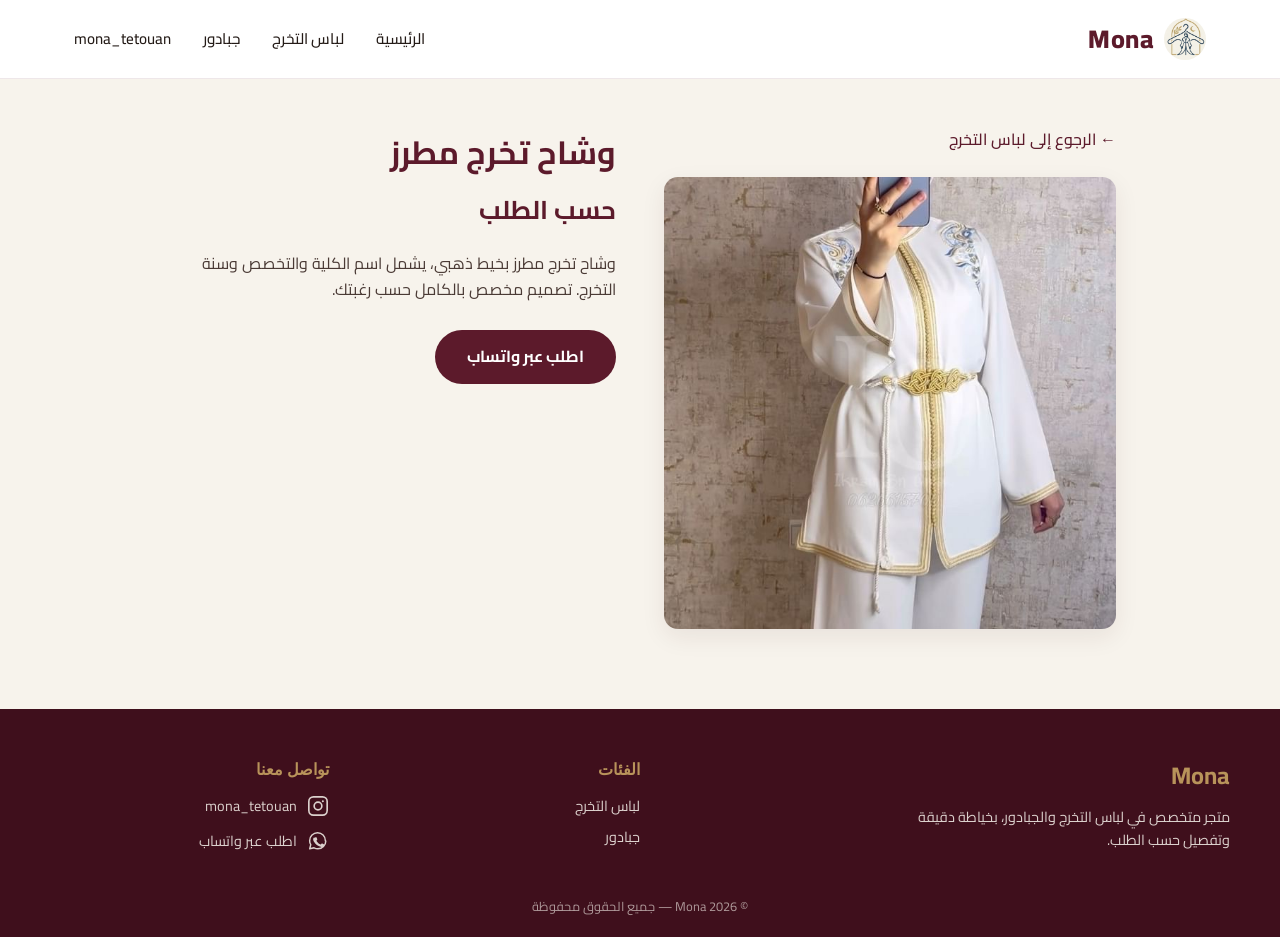
<file: product-stole.html>
<!DOCTYPE html>
<html lang="ar" dir="rtl">
<head>
<meta charset="UTF-8">
<meta name="viewport" content="width=device-width, initial-scale=1.0">
<title>وشاح تخرج مطرز | Mona</title>
<link rel="preconnect" href="https://fonts.googleapis.com">
<link rel="preconnect" href="https://fonts.gstatic.com" crossorigin>
<link href="https://fonts.googleapis.com/css2?family=Cairo:wght@400;600;700;800&display=swap" rel="stylesheet">
<link rel="stylesheet" href="style.css?v=2">
</head>
<body>

<header class="site-header">
  <div class="header-inner">
    <a href="index.html" class="logo"><img src="images/logo.jpeg" alt="Mona" class="logo-img"><span>Mona</span></a>
    <nav class="main-nav">
      <a href="index.html">الرئيسية</a>
      <a href="category-graduation.html">لباس التخرج</a>
      <a href="category-jabador.html">جبادور</a>
      <a href="index.html#contact">mona_tetouan</a>
    </nav>
    <button class="nav-toggle" id="navToggle" aria-label="القائمة">
      <span></span><span></span><span></span>
    </button>
  </div>
</header>

<main>
  <div class="product-detail">
    <div>
      <a href="category-graduation.html" class="back-link">← الرجوع إلى لباس التخرج</a>
      <div class="product-detail-img">
        <img src="images/stole-master-cara.jpeg" alt="وشاح تخرج أسود مطرز بالذهبي">
      </div>
    </div>
    <div class="product-detail-info">
      <h1>وشاح تخرج مطرز</h1>
      <span class="price">حسب الطلب</span>
      <p class="desc">وشاح تخرج مطرز بخيط ذهبي، يشمل اسم الكلية والتخصص وسنة التخرج. تصميم مخصص بالكامل حسب رغبتك.</p>
      <a href="https://api.whatsapp.com/send?phone=212600655645&text=مرحباً، أود طلب وشاح تخرج مطرز مخصص%0Aرابط المنتج: https://fbprojectst.github.io/Mona-site/product-stole.html" target="_blank" rel="noopener" class="btn-order">اطلب عبر واتساب</a>
    </div>
  </div>
</main>

<footer id="contact" class="site-footer">
  <div class="footer-inner">
    <div class="footer-brand">
      <h3>Mona</h3>
      <p>متجر متخصص في لباس التخرج والجبادور، بخياطة دقيقة وتفصيل حسب الطلب.</p>
    </div>
    <div class="footer-links">
      <h4>الفئات</h4>
      <a href="category-graduation.html">لباس التخرج</a>
      <a href="category-jabador.html">جبادور</a>
    </div>
    <div class="footer-contact">
      <h4>تواصل معنا</h4>
      <div class="social-icons">
        <a href="https://instagram.com/mona_tetouan" target="_blank" rel="noopener" aria-label="Instagram" class="social-icon">
          <svg viewBox="0 0 24 24" fill="none" xmlns="http://www.w3.org/2000/svg"><rect x="2" y="2" width="20" height="20" rx="5" stroke="currentColor" stroke-width="1.8"/><circle cx="12" cy="12" r="4.2" stroke="currentColor" stroke-width="1.8"/><circle cx="17.3" cy="6.7" r="1.1" fill="currentColor"/></svg>
          <span>mona_tetouan</span>
        </a>
        <a href="https://api.whatsapp.com/send?phone=212600655645&text=مرحباً Mona، أعجبتني منتجاتكم وأود معرفة التفاصيل والأسعار 🌸" target="_blank" rel="noopener" aria-label="WhatsApp" class="social-icon">
          <svg viewBox="0 0 24 24" fill="none" xmlns="http://www.w3.org/2000/svg"><path d="M20.5 11.9c0 4.7-3.9 8.6-8.6 8.6-1.5 0-2.9-.4-4.2-1.1L3 20.5l1.1-4.5a8.5 8.5 0 0 1-1.2-4.4c0-4.7 3.9-8.6 8.6-8.6s8.6 3.7 8.6 8.9z" stroke="currentColor" stroke-width="1.6" stroke-linecap="round" stroke-linejoin="round"/><path d="M8.7 8.4c.2-.5.5-.5.7-.5h.5c.2 0 .4 0 .6.4.2.5.7 1.6.7 1.8.1.1.1.3 0 .4-.1.2-.2.3-.3.4l-.4.5c-.1.1-.3.3-.1.6.2.3.8 1.3 1.8 2.1 1.2 1.1 2.2 1.4 2.5 1.6.3.1.5.1.6-.1l.7-.8c.2-.3.4-.2.7-.1l1.6.8c.2.1.4.2.4.4.1.2.1 1-.3 1.5-.3.6-1.5 1.1-2 1.1-.6 0-1.1.1-3.7-1-2.9-1.2-4.7-4.2-4.9-4.4-.1-.2-1.1-1.4-1.1-2.7 0-1.3.7-1.9.9-2.1z" fill="currentColor"/></svg>
          <span>اطلب عبر واتساب</span>
        </a>
      </div>
    </div>
  </div>
  <p class="footer-copy">© 2026 Mona — جميع الحقوق محفوظة</p>
</footer>

<script src="script.js"></script>
</body>
</html>
</file>
<file: style.css>
:root {
  --burgundy: #5c1a2b;
  --burgundy-deep: #3f0f1c;
  --gold: #b8935a;
  --cream: #f7f3ec;
  --ink: #241b17;
  --white: #ffffff;
  --radius: 14px;
  --shadow-soft: 0 8px 24px rgba(60, 20, 30, 0.08);
}

* { box-sizing: border-box; margin: 0; padding: 0; }

body {
  font-family: 'Cairo', sans-serif;
  background: var(--cream);
  color: var(--ink);
  line-height: 1.6;
}

h1, h2, h3 {
  font-family: 'Cairo', sans-serif;
  font-weight: 700;
}

a { text-decoration: none; color: inherit; }

img { max-width: 100%; display: block; }

.logo img,
.social-icon svg {
  max-width: none;
}

/* Header */
.site-header {
  background: var(--white);
  border-bottom: 1px solid rgba(92, 26, 43, 0.1);
  position: sticky;
  top: 0;
  z-index: 100;
}

.header-inner {
  max-width: 1180px;
  margin: 0 auto;
  padding: 18px 24px;
  display: flex;
  align-items: center;
  justify-content: space-between;
}

.logo {
  display: flex;
  align-items: center;
  gap: 10px;
  font-family: 'Cairo', sans-serif;
  font-weight: 800;
  font-size: 1.6rem;
  color: var(--burgundy);
  letter-spacing: 0.5px;
}

.logo-img {
  width: 42px;
  height: 42px;
  border-radius: 50%;
  object-fit: cover;
}

.main-nav {
  display: flex;
  gap: 32px;
}

.main-nav a {
  font-size: 0.95rem;
  font-weight: 500;
  color: var(--ink);
  transition: color 0.2s;
  position: relative;
}

.main-nav a:hover { color: var(--burgundy); }

.nav-toggle {
  display: none;
  flex-direction: column;
  gap: 5px;
  background: none;
  border: none;
  cursor: pointer;
  padding: 8px;
}
.nav-toggle span {
  width: 24px;
  height: 2px;
  background: var(--burgundy);
}

/* Hero slider */
.hero-slider {
  position: relative;
  overflow: hidden;
  height: 260px;
}

.slider-track {
  display: flex;
  height: 100%;
  transition: transform 0.7s cubic-bezier(0.65, 0, 0.35, 1);
}

.slide {
  min-width: 100%;
  height: 100%;
  display: flex;
  flex-direction: column;
  align-items: center;
  justify-content: center;
  text-align: center;
  padding: 24px;
  color: var(--white);
}

.slide-a { background: linear-gradient(135deg, var(--burgundy) 0%, var(--burgundy-deep) 100%); }
.slide-b { background: linear-gradient(135deg, #6e2438 0%, #45121f 100%); }

.slide-eyebrow {
  font-size: 0.85rem;
  letter-spacing: 1px;
  color: var(--gold);
  margin-bottom: 10px;
  text-transform: uppercase;
}

.slide h2 {
  font-size: 1.8rem;
  max-width: 480px;
}

.slider-dots {
  position: absolute;
  bottom: 16px;
  left: 50%;
  transform: translateX(-50%);
  display: flex;
  gap: 8px;
}

.slider-dots span {
  width: 8px;
  height: 8px;
  border-radius: 50%;
  background: rgba(255,255,255,0.4);
  cursor: pointer;
  transition: background 0.3s;
}

.slider-dots span.active {
  background: var(--gold);
}

/* Section title */
.section-title {
  text-align: center;
  font-size: 1.6rem;
  color: var(--burgundy);
  margin: 56px 0 28px;
}

/* Categories */
.categories { padding: 0 24px; }

.category-grid {
  max-width: 800px;
  margin: 0 auto;
  display: grid;
  grid-template-columns: 1fr 1fr;
  gap: 20px;
}

.category-card {
  border-radius: var(--radius);
  overflow: hidden;
  box-shadow: var(--shadow-soft);
  background: var(--white);
  transition: transform 0.25s ease, box-shadow 0.25s ease;
}

.category-card:hover {
  transform: translateY(-4px);
  box-shadow: 0 14px 30px rgba(60, 20, 30, 0.14);
}

.category-img {
  height: 180px;
  background-size: cover;
  background-position: center top;
}

.category-img--soon {
  background: linear-gradient(135deg, #ddd0c8, #ece3da);
  display: flex;
}

.category-label {
  padding: 14px 16px;
  text-align: center;
}

.category-label h3 {
  font-size: 1.15rem;
  color: var(--burgundy);
  margin-bottom: 4px;
}

.category-label span {
  font-size: 0.85rem;
  color: var(--gold);
}

/* Featured products */
.featured { padding: 0 24px 64px; }

.product-grid {
  max-width: 1180px;
  margin: 0 auto;
  display: grid;
  grid-template-columns: repeat(4, 1fr);
  gap: 20px;
}

.product-card {
  background: var(--white);
  border-radius: var(--radius);
  overflow: hidden;
  box-shadow: var(--shadow-soft);
  transition: transform 0.25s ease, box-shadow 0.25s ease;
}

.product-card:hover {
  transform: translateY(-4px);
  box-shadow: 0 14px 30px rgba(60, 20, 30, 0.14);
}

.product-img {
  height: 260px;
  background-size: cover;
  background-position: center top;
}

.product-info { padding: 14px 16px; }

.product-info h3 {
  font-size: 1rem;
  margin-bottom: 6px;
  color: var(--ink);
}

.price {
  color: var(--burgundy);
  font-weight: 700;
  font-size: 1.05rem;
}

/* Footer */
.site-footer {
  background: var(--burgundy-deep);
  color: var(--cream);
  padding: 48px 24px 20px;
}

.footer-inner {
  max-width: 1180px;
  margin: 0 auto;
  display: grid;
  grid-template-columns: 2fr 1fr 1fr;
  gap: 32px;
}

.footer-brand h3 {
  font-size: 1.5rem;
  color: var(--gold);
  margin-bottom: 10px;
}

.footer-brand p {
  font-size: 0.9rem;
  opacity: 0.85;
  max-width: 320px;
}

.footer-links h4, .footer-contact h4 {
  font-size: 1rem;
  color: var(--gold);
  margin-bottom: 12px;
  font-family: 'Tajawal', sans-serif;
  font-weight: 700;
}

.footer-links a {
  display: block;
  font-size: 0.9rem;
  opacity: 0.85;
  margin-bottom: 8px;
  transition: opacity 0.2s;
}

.footer-links a:hover { opacity: 1; color: var(--gold); }

.social-icons {
  display: flex;
  flex-direction: column;
  gap: 12px;
}

.social-icon {
  display: flex;
  align-items: center;
  gap: 10px;
  font-size: 0.9rem;
  opacity: 0.85;
  transition: opacity 0.2s, transform 0.2s;
}

.social-icon:hover {
  opacity: 1;
  color: var(--gold);
  transform: translateX(-2px);
}

.social-icon svg {
  width: 22px;
  height: 22px;
  flex-shrink: 0;
}

.footer-copy {
  text-align: center;
  font-size: 0.8rem;
  opacity: 0.6;
  margin-top: 40px;
}

/* Product detail page */
.product-detail {
  max-width: 1000px;
  margin: 0 auto;
  padding: 48px 24px 80px;
  display: grid;
  grid-template-columns: 1fr 1fr;
  gap: 48px;
}

.product-detail-img {
  border-radius: var(--radius);
  overflow: hidden;
  box-shadow: var(--shadow-soft);
}

.product-detail-info h1 {
  font-size: 2rem;
  color: var(--burgundy);
  margin-bottom: 12px;
}

.product-detail-info .price {
  font-size: 1.6rem;
  display: block;
  margin-bottom: 20px;
}

.product-detail-info p.desc {
  margin-bottom: 28px;
  color: #4a3a35;
}

.btn-order {
  display: inline-block;
  background: var(--burgundy);
  color: var(--white);
  padding: 14px 32px;
  border-radius: 999px;
  font-weight: 700;
  transition: background 0.2s;
}

.btn-order:hover { background: var(--burgundy-deep); }

.back-link {
  display: inline-block;
  margin-bottom: 24px;
  color: var(--burgundy);
  font-weight: 500;
}

/* Category page */
.category-page-header {
  text-align: center;
  padding: 48px 24px 8px;
}

.category-page-header h1 {
  font-size: 2rem;
  color: var(--burgundy);
}

.empty-category {
  text-align: center;
  padding: 80px 24px;
  color: #7a6a63;
}

/* Responsive */
@media (max-width: 860px) {
  .product-grid { grid-template-columns: repeat(2, 1fr); }
  .footer-inner { grid-template-columns: 1fr; }
}

@media (max-width: 640px) {
  .main-nav { display: none; }
  .nav-toggle { display: flex; }
  .main-nav.open {
    display: flex;
    flex-direction: column;
    position: absolute;
    top: 100%;
    right: 0;
    left: 0;
    background: var(--white);
    padding: 20px 24px;
    gap: 16px;
    box-shadow: var(--shadow-soft);
  }
  .product-detail { grid-template-columns: 1fr; }
  .slide h2 { font-size: 1.4rem; }
  .hero-slider { height: 220px; }
}
</file>
